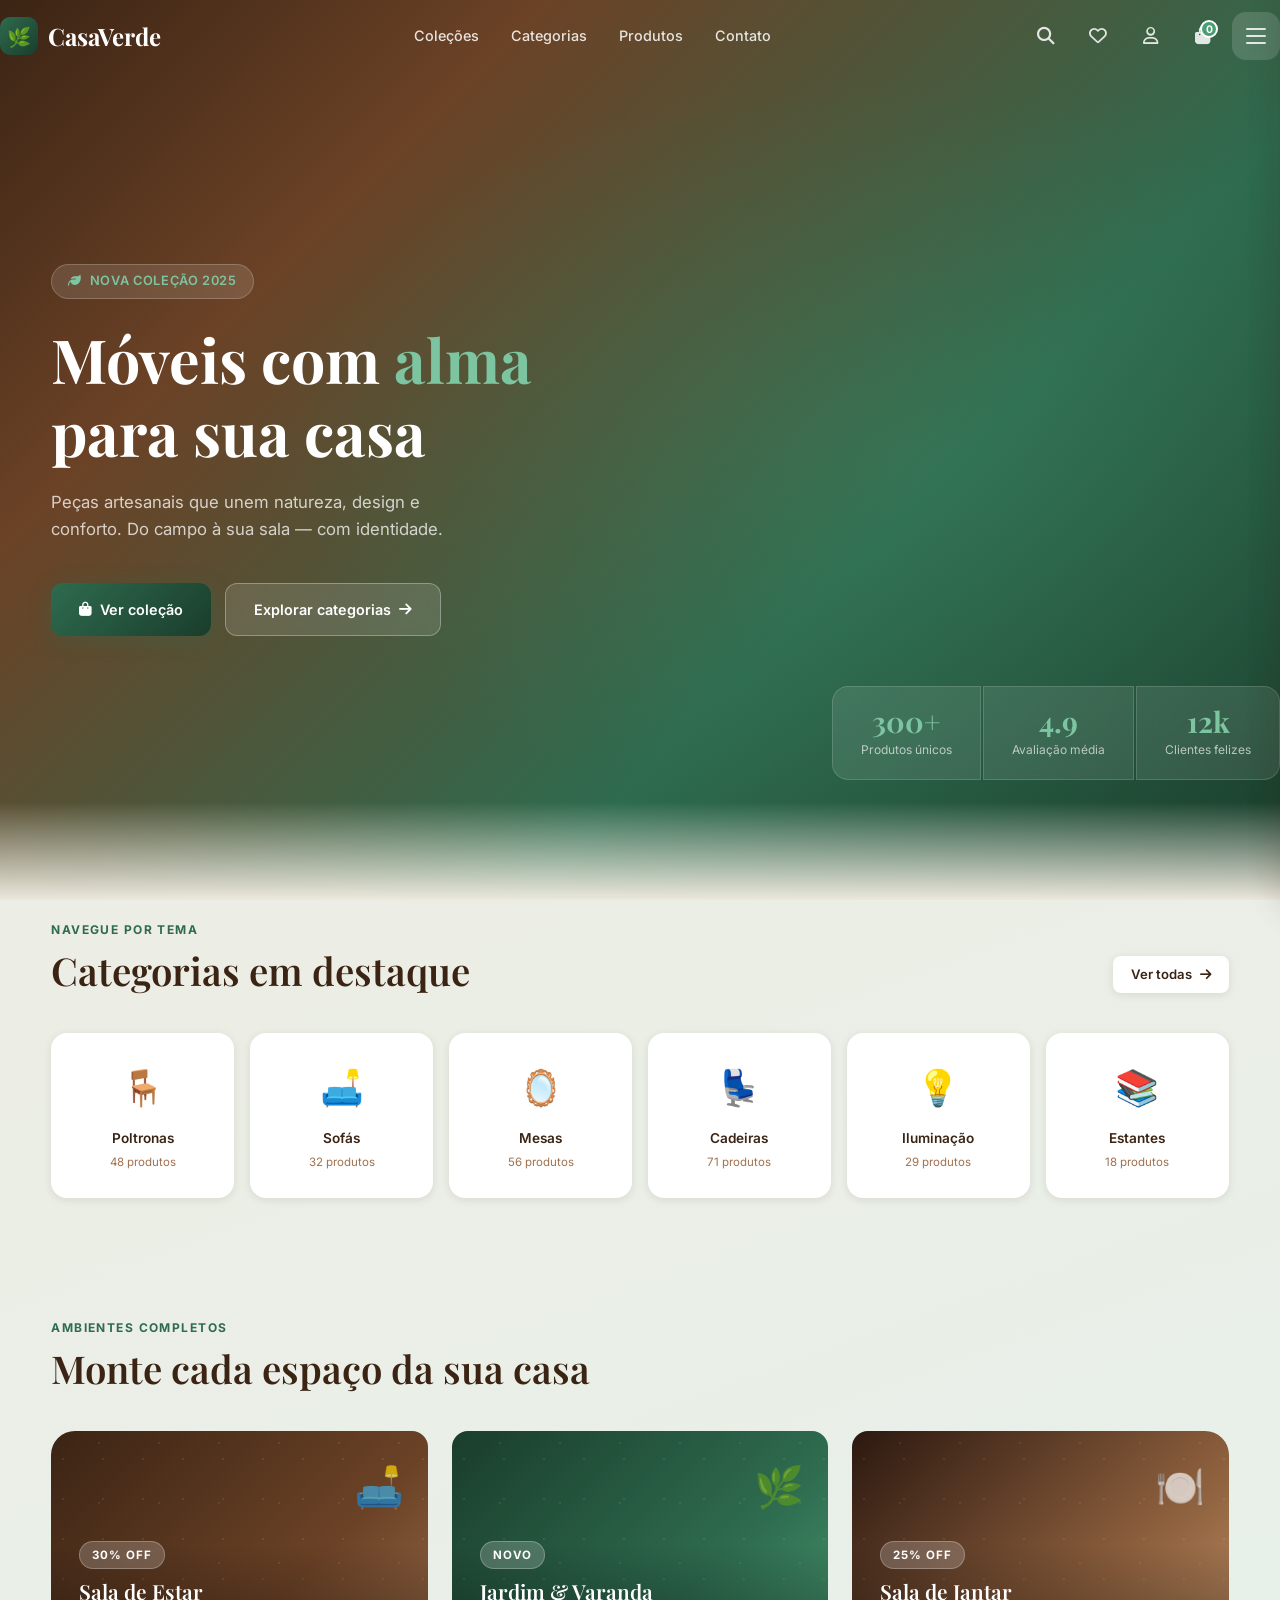
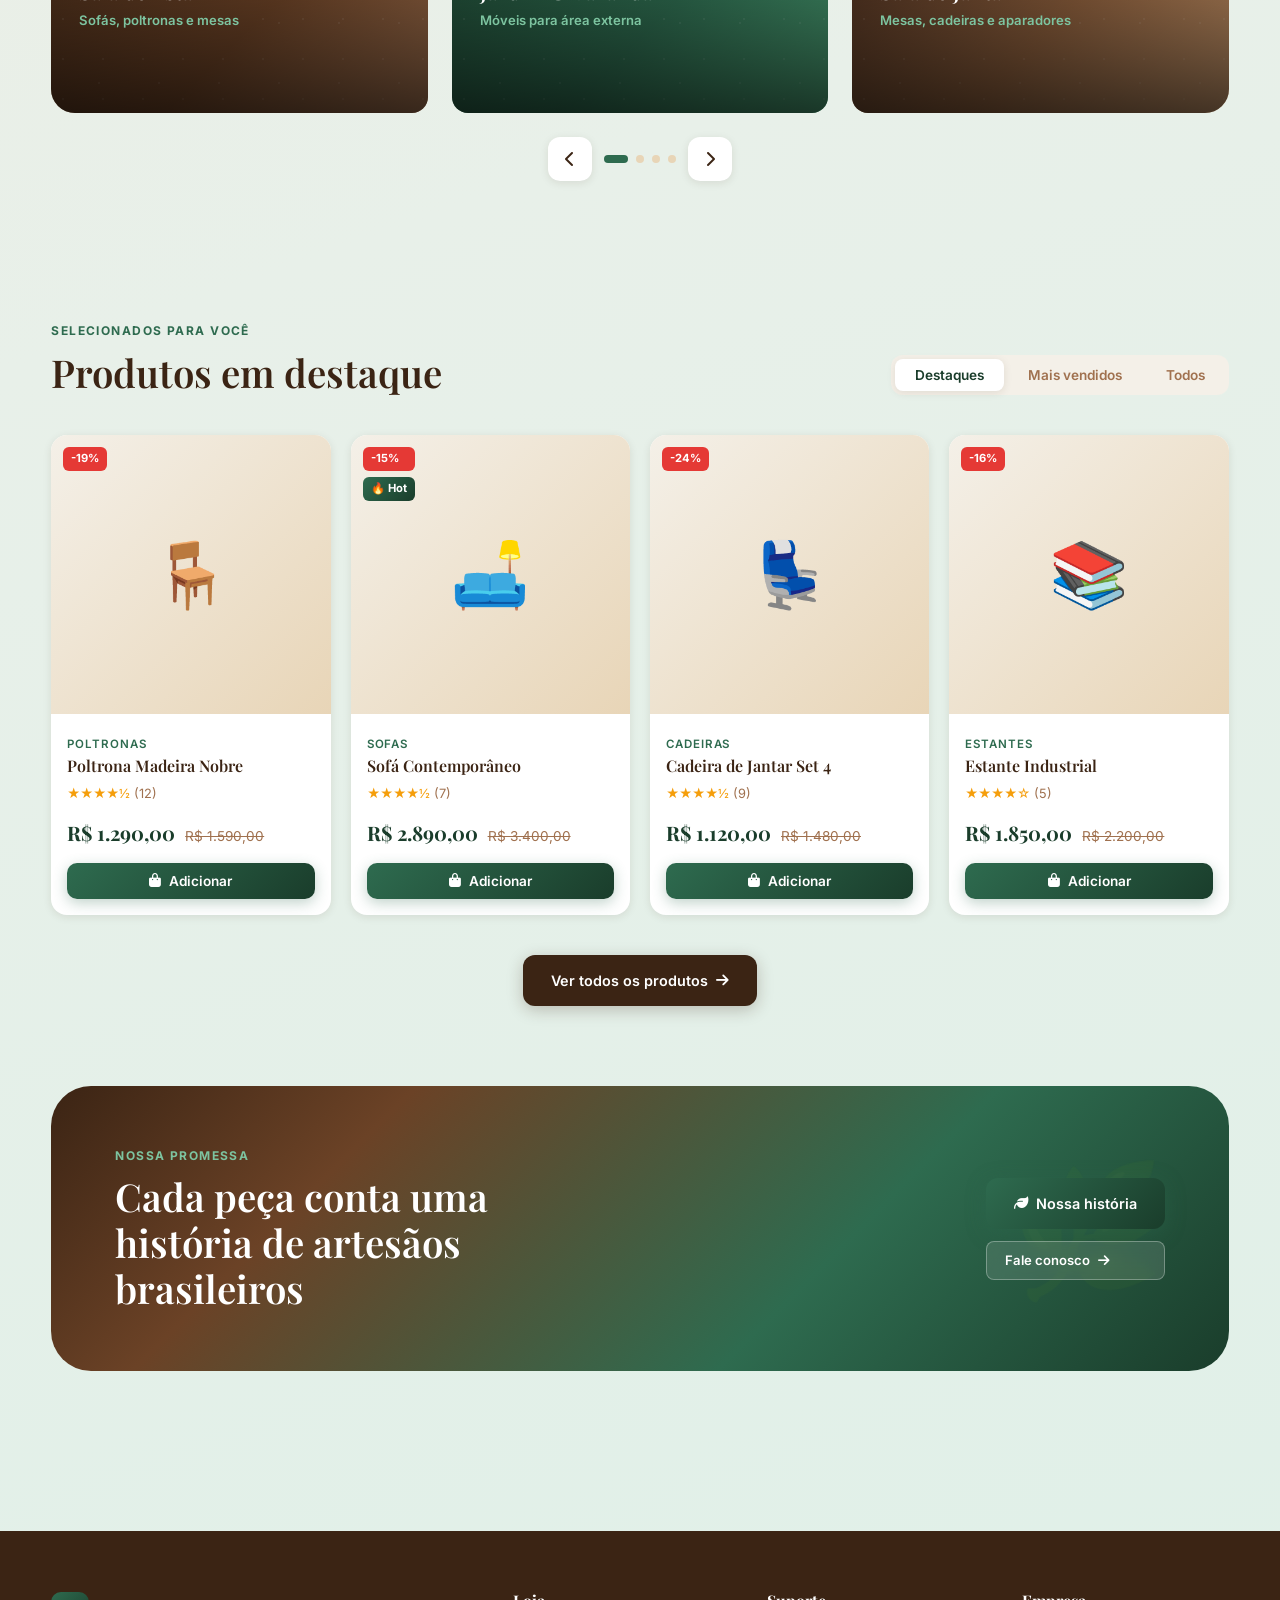
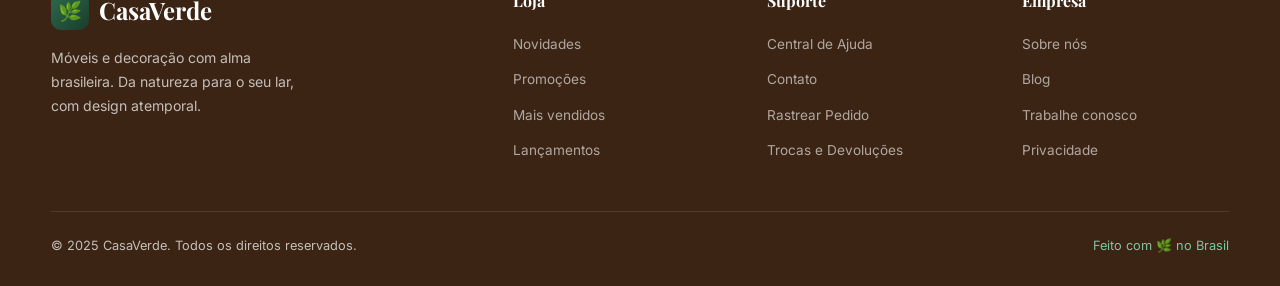
<file: index.html>
<!DOCTYPE html>
<html lang="pt-BR">
<head>
  <meta charset="UTF-8" />
  <meta name="viewport" content="width=device-width, initial-scale=1.0" />
  <title>CasaVerde — Móveis & Decoração</title>
  <meta name="description" content="Móveis artesanais com alma. Encontre peças únicas para transformar sua casa." />

  <!-- Google Fonts -->
  <link rel="preconnect" href="https://fonts.googleapis.com" />
  <link rel="preconnect" href="https://fonts.gstatic.com" crossorigin />
  <link href="https://fonts.googleapis.com/css2?family=Playfair+Display:wght@400;600;700&family=Inter:wght@400;500;600;700&display=swap" rel="stylesheet" />

  <!-- Font Awesome (ícones) -->
  <link rel="stylesheet" href="https://cdnjs.cloudflare.com/ajax/libs/font-awesome/6.5.0/css/all.min.css" />

  <!-- CSS -->
  <link rel="stylesheet" href="assets/css/style.css" />

  <!--logo cabeçalho-->
  
</head>
<body>

<!-- ═══════════════════════════════════════════════════════════════
     OVERLAY (fundo escuro ao abrir painéis)
════════════════════════════════════════════════════════════════ -->
<div class="overlay" id="overlay"></div>

<!-- ═══════════════════════════════════════════════════════════════
     NAVBAR
════════════════════════════════════════════════════════════════ -->
<nav class="navbar" id="navbar">
  <div class="container">

    <!-- Logo -->
    <a href="index.html" class="logo">
      <span class="logo-icon">🌿</span>
      CasaVerde
    </a>

    <!-- Links centrais -->
    <ul class="nav-links">
      <li><a href="#banners">Coleções</a></li>
      <li><a href="#categorias">Categorias</a></li>
      <li><a href="#produtos">Produtos</a></li>
      <li><a href="pages/contato.html">Contato</a></li>
    </ul>

    <!-- Ações da direita -->
    <div class="nav-actions">

      <!-- Busca -->
      <button class="nav-icon-btn" title="Buscar" id="btnBusca">
        <i class="fa-solid fa-magnifying-glass"></i>
      </button>

      <!-- Favoritos -->
      <button class="nav-icon-btn" title="Favoritos" id="btnFavoritos">
        <i class="fa-regular fa-heart"></i>
      </button>

      <!-- Login/Usuário -->
      <button class="nav-icon-btn" title="Minha conta" id="btnLogin">
        <i class="fa-regular fa-user"></i>
      </button>

      <!-- Carrinho -->
      <button class="nav-icon-btn" title="Carrinho" id="btnCarrinho">
        <i class="fa-solid fa-bag-shopping"></i>
        <span class="badge" id="badgeCarrinho">0</span>
      </button>

      <!-- Menu hambúrguer -->
      <button class="menu-toggle-btn" id="btnMenu" title="Menu">
        <span class="hamburger-line"></span>
        <span class="hamburger-line"></span>
        <span class="hamburger-line"></span>
      </button>

    </div>
  </div>
</nav>

<!-- ═══════════════════════════════════════════════════════════════
     PAINEL LATERAL — MENU EXPANDIDO
════════════════════════════════════════════════════════════════ -->
<aside class="side-panel" id="sidePanel">

  <div class="side-panel-header">
    <h3>Menu</h3>
    <button class="btn-fechar-painel" id="btnFecharPainel">
      <i class="fa-solid fa-xmark"></i>
    </button>
  </div>

  <!-- Info do usuário -->
  <div class="side-panel-user" id="panelUser">
    <div class="user-avatar" id="panelAvatar">?</div>
    <div class="user-info">
      <div class="name" id="panelNome">Visitante</div>
      <div class="email" id="panelEmail">Faça login para continuar</div>
    </div>
  </div>

  <nav class="side-panel-nav">

    <div class="side-panel-section-title">Minha Conta</div>

    <a class="side-panel-item" href="#" id="panelLoginBtn">
      <span class="icon"><i class="fa-regular fa-user"></i></span>
      <span>Entrar / Cadastrar</span>
    </a>

    <a class="side-panel-item" href="#" id="panelCarrinhoBtn">
      <span class="icon"><i class="fa-solid fa-bag-shopping"></i></span>
      <span>Meu Carrinho</span>
      <span class="item-count" id="panelBadgeCarrinho">0</span>
    </a>

    <a class="side-panel-item" href="#">
      <span class="icon"><i class="fa-regular fa-heart"></i></span>
      <span>Favoritos</span>
    </a>

    <a class="side-panel-item" href="#">
      <span class="icon"><i class="fa-solid fa-box-open"></i></span>
      <span>Meus Pedidos</span>
    </a>

    <div class="side-panel-divider"></div>
    <div class="side-panel-section-title">Navegação</div>

    <a class="side-panel-item" href="#categorias">
      <span class="icon"><i class="fa-solid fa-table-cells-large"></i></span>
      <span>Categorias</span>
    </a>

    <a class="side-panel-item" href="#produtos">
      <span class="icon"><i class="fa-solid fa-star"></i></span>
      <span>Destaques</span>
    </a>

    <a class="side-panel-item" href="#banners">
      <span class="icon"><i class="fa-solid fa-tag"></i></span>
      <span>Promoções</span>
    </a>

    <div class="side-panel-divider"></div>
    <div class="side-panel-section-title">Suporte</div>

    <a class="side-panel-item" href="pages/contato.html">
      <span class="icon"><i class="fa-solid fa-envelope"></i></span>
      <span>Contato</span>
    </a>

    <a class="side-panel-item" href="pages/ajuda.html">
      <span class="icon"><i class="fa-solid fa-circle-question"></i></span>
      <span>Central de Ajuda</span>
    </a>

    <a class="side-panel-item" href="#">
      <span class="icon"><i class="fa-solid fa-truck"></i></span>
      <span>Rastrear Pedido</span>
    </a>

  </nav>

  <div class="side-panel-footer">
    <button class="btn btn-primary btn-full btn-sm" id="panelBtnAcao">
      <i class="fa-solid fa-right-to-bracket"></i> Fazer Login
    </button>
    <button class="btn btn-dark btn-full btn-sm" id="panelBtnLogout" style="display:none">
      <i class="fa-solid fa-right-from-bracket"></i> Sair da conta
    </button>
  </div>

</aside>

<!-- ═══════════════════════════════════════════════════════════════
     PAINEL DO CARRINHO
════════════════════════════════════════════════════════════════ -->
<aside class="carrinho-panel" id="carrinhoPanel">

  <div class="carrinho-header">
    <h3><i class="fa-solid fa-bag-shopping"></i> Meu Carrinho</h3>
    <button class="btn-fechar-painel" id="btnFecharCarrinho">
      <i class="fa-solid fa-xmark"></i>
    </button>
  </div>

  <div class="carrinho-itens" id="carrinhoItens">
    <!-- preenchido via JS -->
  </div>

  <div class="carrinho-footer">
    <div class="carrinho-total">
      <span class="label">Total</span>
      <span class="valor" id="carrinhoTotal">R$ 0,00</span>
    </div>
    <button class="btn btn-primary btn-full">
      <i class="fa-solid fa-lock"></i> Finalizar Compra
    </button>
    <button class="btn btn-light btn-full btn-sm" style="margin-top:8px" id="btnLimparCarrinho">
      Limpar carrinho
    </button>
  </div>

</aside>

<!-- ═══════════════════════════════════════════════════════════════
     MODAL DE LOGIN / CADASTRO
════════════════════════════════════════════════════════════════ -->
<div class="modal-overlay" id="modalAuth">
  <div class="modal">

    <!-- TELA DE LOGIN -->
    <div id="telaLogin">
      <div class="modal-header">
        <button class="btn-fechar-painel" id="btnFecharModal" style="position:absolute;top:16px;right:16px">
          <i class="fa-solid fa-xmark"></i>
        </button>
        <h2>Bem-vindo de volta 🌿</h2>
        <p>Entre na sua conta CasaVerde</p>
      </div>
      <div class="modal-body">
        <div class="form-msg" id="loginMsg"></div>
        <div class="form-group">
          <label for="loginEmail">E-mail</label>
          <input class="form-input" type="email" id="loginEmail" placeholder="seu@email.com" />
        </div>
        <div class="form-group">
          <label for="loginSenha">Senha</label>
          <input class="form-input" type="password" id="loginSenha" placeholder="••••••••" />
        </div>
        <button class="btn btn-primary btn-full" id="btnFazerLogin">
          <i class="fa-solid fa-right-to-bracket"></i> Entrar
        </button>
        <div class="modal-switch">
          Não tem conta? <a id="irCadastro">Cadastre-se grátis</a>
        </div>
      </div>
    </div>

    <!-- TELA DE CADASTRO -->
    <div id="telaCadastro" style="display:none">
      <div class="modal-header">
        <button class="btn-fechar-painel" id="btnFecharModalCad" style="position:absolute;top:16px;right:16px">
          <i class="fa-solid fa-xmark"></i>
        </button>
        <h2>Criar conta 🌱</h2>
        <p>Junte-se à CasaVerde hoje</p>
      </div>
      <div class="modal-body">
        <div class="form-msg" id="cadastroMsg"></div>
        <div class="form-group">
          <label for="cadNome">Seu nome</label>
          <input class="form-input" type="text" id="cadNome" placeholder="Rafael Gustavo" />
        </div>
        <div class="form-group">
          <label for="cadEmail">E-mail</label>
          <input class="form-input" type="email" id="cadEmail" placeholder="seu@email.com" />
        </div>
        <div class="form-group">
          <label for="cadSenha">Senha</label>
          <input class="form-input" type="password" id="cadSenha" placeholder="Mínimo 6 caracteres" />
        </div>
        <button class="btn btn-primary btn-full" id="btnCadastrar">
          <i class="fa-solid fa-user-plus"></i> Criar conta
        </button>
        <div class="modal-switch">
          Já tem conta? <a id="irLogin">Fazer login</a>
        </div>
      </div>
    </div>

  </div>
</div>

<!-- ═══════════════════════════════════════════════════════════════
     HERO SECTION
════════════════════════════════════════════════════════════════ -->
<section class="hero" id="hero">
  <div class="container">
    <div class="hero-content" data-reveal>
      <span class="hero-eyebrow">
        <i class="fa-solid fa-leaf"></i> Nova Coleção 2025
      </span>
      <h1>
        Móveis com <span>alma</span><br/>para sua casa
      </h1>
      <p class="hero-desc">
        Peças artesanais que unem natureza, design e conforto.
        Do campo à sua sala — com identidade.
      </p>
      <div class="hero-ctas">
        <a href="#produtos" class="btn btn-primary">
          <i class="fa-solid fa-bag-shopping"></i> Ver coleção
        </a>
        <a href="#categorias" class="btn btn-outline">
          Explorar categorias <i class="fa-solid fa-arrow-right"></i>
        </a>
      </div>
    </div>
  </div>

  <!-- Stats flutuantes -->
  <div class="hero-stats">
    <div class="stat-card">
      <div class="num">300+</div>
      <div class="label">Produtos únicos</div>
    </div>
    <div class="stat-card">
      <div class="num">4.9</div>
      <div class="label">Avaliação média</div>
    </div>
    <div class="stat-card">
      <div class="num">12k</div>
      <div class="label">Clientes felizes</div>
    </div>
  </div>
</section>

<!-- ═══════════════════════════════════════════════════════════════
     CATEGORIAS
════════════════════════════════════════════════════════════════ -->
<section class="categorias-section section" id="categorias">
  <div class="container">
    <div class="section-header reveal">
      <div>
        <span class="section-eyebrow">Navegue por tema</span>
        <h2>Categorias em destaque</h2>
      </div>
      <a href="#" class="btn btn-light btn-sm">
        Ver todas <i class="fa-solid fa-arrow-right"></i>
      </a>
    </div>
    <!-- Preenchido via JS com dados de produtos.json -->
    <div class="categorias-grid" id="categoriasGrid"></div>
  </div>
</section>

<!-- ═══════════════════════════════════════════════════════════════
     BANNERS / SLIDER (6 janelas)
════════════════════════════════════════════════════════════════ -->
<section class="banners-section" id="banners">
  <div class="container">
    <div class="banners-header reveal">
      <div>
        <span class="section-eyebrow">Ambientes completos</span>
        <h2>Monte cada espaço da sua casa</h2>
      </div>
    </div>

    <div class="slider-wrapper">
      <div class="slider-track" id="sliderTrack">

        <div class="banner-slide" data-cat="sala">
          <div class="banner-bg"></div>
          <div class="banner-pattern"></div>
          <span class="banner-emoji">🛋️</span>
          <div class="banner-content">
            <span class="banner-tag">30% off</span>
            <h3>Sala de Estar</h3>
            <p class="banner-discount">Sofás, poltronas e mesas</p>
            <a href="#" class="banner-cta">Ver ambiente <i class="fa-solid fa-arrow-right"></i></a>
          </div>
        </div>

        <div class="banner-slide" data-cat="jardim">
          <div class="banner-bg"></div>
          <div class="banner-pattern"></div>
          <span class="banner-emoji">🌿</span>
          <div class="banner-content">
            <span class="banner-tag">Novo</span>
            <h3>Jardim & Varanda</h3>
            <p class="banner-discount">Móveis para área externa</p>
            <a href="#" class="banner-cta">Ver ambiente <i class="fa-solid fa-arrow-right"></i></a>
          </div>
        </div>

        <div class="banner-slide" data-cat="jantar">
          <div class="banner-bg"></div>
          <div class="banner-pattern"></div>
          <span class="banner-emoji">🍽️</span>
          <div class="banner-content">
            <span class="banner-tag">25% off</span>
            <h3>Sala de Jantar</h3>
            <p class="banner-discount">Mesas, cadeiras e aparadores</p>
            <a href="#" class="banner-cta">Ver ambiente <i class="fa-solid fa-arrow-right"></i></a>
          </div>
        </div>

        <div class="banner-slide" data-cat="quarto">
          <div class="banner-bg"></div>
          <div class="banner-pattern"></div>
          <span class="banner-emoji">🛏️</span>
          <div class="banner-content">
            <span class="banner-tag">Hot</span>
            <h3>Quarto</h3>
            <p class="banner-discount">Camas, cômodas e criados</p>
            <a href="#" class="banner-cta">Ver ambiente <i class="fa-solid fa-arrow-right"></i></a>
          </div>
        </div>

        <div class="banner-slide" data-cat="escritorio">
          <div class="banner-bg"></div>
          <div class="banner-pattern"></div>
          <span class="banner-emoji">💻</span>
          <div class="banner-content">
            <span class="banner-tag">20% off</span>
            <h3>Home Office</h3>
            <p class="banner-discount">Mesas, cadeiras e estantes</p>
            <a href="#" class="banner-cta">Ver ambiente <i class="fa-solid fa-arrow-right"></i></a>
          </div>
        </div>

        <div class="banner-slide" data-cat="banheiro">
          <div class="banner-bg"></div>
          <div class="banner-pattern"></div>
          <span class="banner-emoji">🪴</span>
          <div class="banner-content">
            <span class="banner-tag">Lançamento</span>
            <h3>Banheiro & Spa</h3>
            <p class="banner-discount">Acessórios e organização</p>
            <a href="#" class="banner-cta">Ver ambiente <i class="fa-solid fa-arrow-right"></i></a>
          </div>
        </div>

      </div>
    </div>

    <!-- Controles do slider -->
    <div class="slider-controls">
      <button class="slider-btn" id="sliderPrev" title="Anterior">
        <i class="fa-solid fa-chevron-left"></i>
      </button>
      <div class="slider-dots" id="sliderDots"></div>
      <button class="slider-btn" id="sliderNext" title="Próximo">
        <i class="fa-solid fa-chevron-right"></i>
      </button>
    </div>

  </div>
</section>

<!-- ═══════════════════════════════════════════════════════════════
     HOT PRODUCTS
════════════════════════════════════════════════════════════════ -->
<section class="section" id="produtos">
  <div class="container">

    <div class="section-header reveal">
      <div>
        <span class="section-eyebrow">Selecionados para você</span>
        <h2>Produtos em destaque</h2>
      </div>
      <div class="produto-tabs">
        <button class="tab-btn ativo" data-tab="destaque">Destaques</button>
        <button class="tab-btn" data-tab="hot">Mais vendidos</button>
        <button class="tab-btn" data-tab="todos">Todos</button>
      </div>
    </div>

    <div class="produto-grid" id="produtoGrid">
      <!-- Preenchido via JS -->
    </div>

    <div style="text-align:center; margin-top:40px">
      <a href="pages/loja.html" class="btn btn-dark">
        Ver todos os produtos <i class="fa-solid fa-arrow-right"></i>
      </a>
    </div>

  </div>
</section>

<!-- ═══════════════════════════════════════════════════════════════
     BANNER INSTITUCIONAL
════════════════════════════════════════════════════════════════ -->
<section style="padding: 0 0 80px">
  <div class="container">
    <div style="
      background: var(--grad-hero);
      border-radius: var(--radius-xl);
      padding: 60px 64px;
      display: flex;
      align-items: center;
      justify-content: space-between;
      gap: 32px;
      flex-wrap: wrap;
      position: relative;
      overflow: hidden;
    " class="reveal">
      <div style="position:absolute;right:64px;top:50%;transform:translateY(-50%);font-size:8rem;opacity:0.08">🌿</div>
      <div>
        <span class="section-eyebrow" style="color:var(--menta)">Nossa promessa</span>
        <h2 style="color:white;max-width:480px">
          Cada peça conta uma história de artesãos brasileiros
        </h2>
      </div>
      <div style="display:flex;flex-direction:column;gap:12px;z-index:1">
        <a href="#" class="btn btn-primary">
          <i class="fa-solid fa-leaf"></i> Nossa história
        </a>
        <a href="pages/contato.html" class="btn btn-outline btn-sm">
          Fale conosco <i class="fa-solid fa-arrow-right"></i>
        </a>
      </div>
    </div>
  </div>
</section>

<!-- ═══════════════════════════════════════════════════════════════
     FOOTER
════════════════════════════════════════════════════════════════ -->
<footer class="footer">
  <div class="container">
    <div class="footer-grid">

      <div class="footer-brand">
        <div class="logo" style="color:white;margin-bottom:16px">
          <span class="logo-icon">🌿</span> CasaVerde
        </div>
        <p>Móveis e decoração com alma brasileira. Da natureza para o seu lar, com design atemporal.</p>
      </div>

      <div class="footer-col">
        <h4>Loja</h4>
        <ul>
          <li><a href="#">Novidades</a></li>
          <li><a href="#">Promoções</a></li>
          <li><a href="#">Mais vendidos</a></li>
          <li><a href="#">Lançamentos</a></li>
        </ul>
      </div>

      <div class="footer-col">
        <h4>Suporte</h4>
        <ul>
          <li><a href="pages/ajuda.html">Central de Ajuda</a></li>
          <li><a href="pages/contato.html">Contato</a></li>
          <li><a href="#">Rastrear Pedido</a></li>
          <li><a href="#">Trocas e Devoluções</a></li>
        </ul>
      </div>

      <div class="footer-col">
        <h4>Empresa</h4>
        <ul>
          <li><a href="#">Sobre nós</a></li>
          <li><a href="#">Blog</a></li>
          <li><a href="#">Trabalhe conosco</a></li>
          <li><a href="#">Privacidade</a></li>
        </ul>
      </div>

    </div>

    <div class="footer-bottom">
      <span>© 2025 CasaVerde. Todos os direitos reservados.</span>
      <span style="color:var(--menta)">Feito com 🌿 no Brasil</span>
    </div>
  </div>
</footer>

<!-- ═══════════════════════════════════════════════════════════════
     TOAST CONTAINER
════════════════════════════════════════════════════════════════ -->
<div class="toast-wrap" id="toastWrap"></div>

<!-- ═══════════════════════════════════════════════════════════════
     SCRIPTS
════════════════════════════════════════════════════════════════ -->
<script src="assets/js/db.js"></script>
<script src="assets/js/app.js"></script>

</body>
</html>
</file>
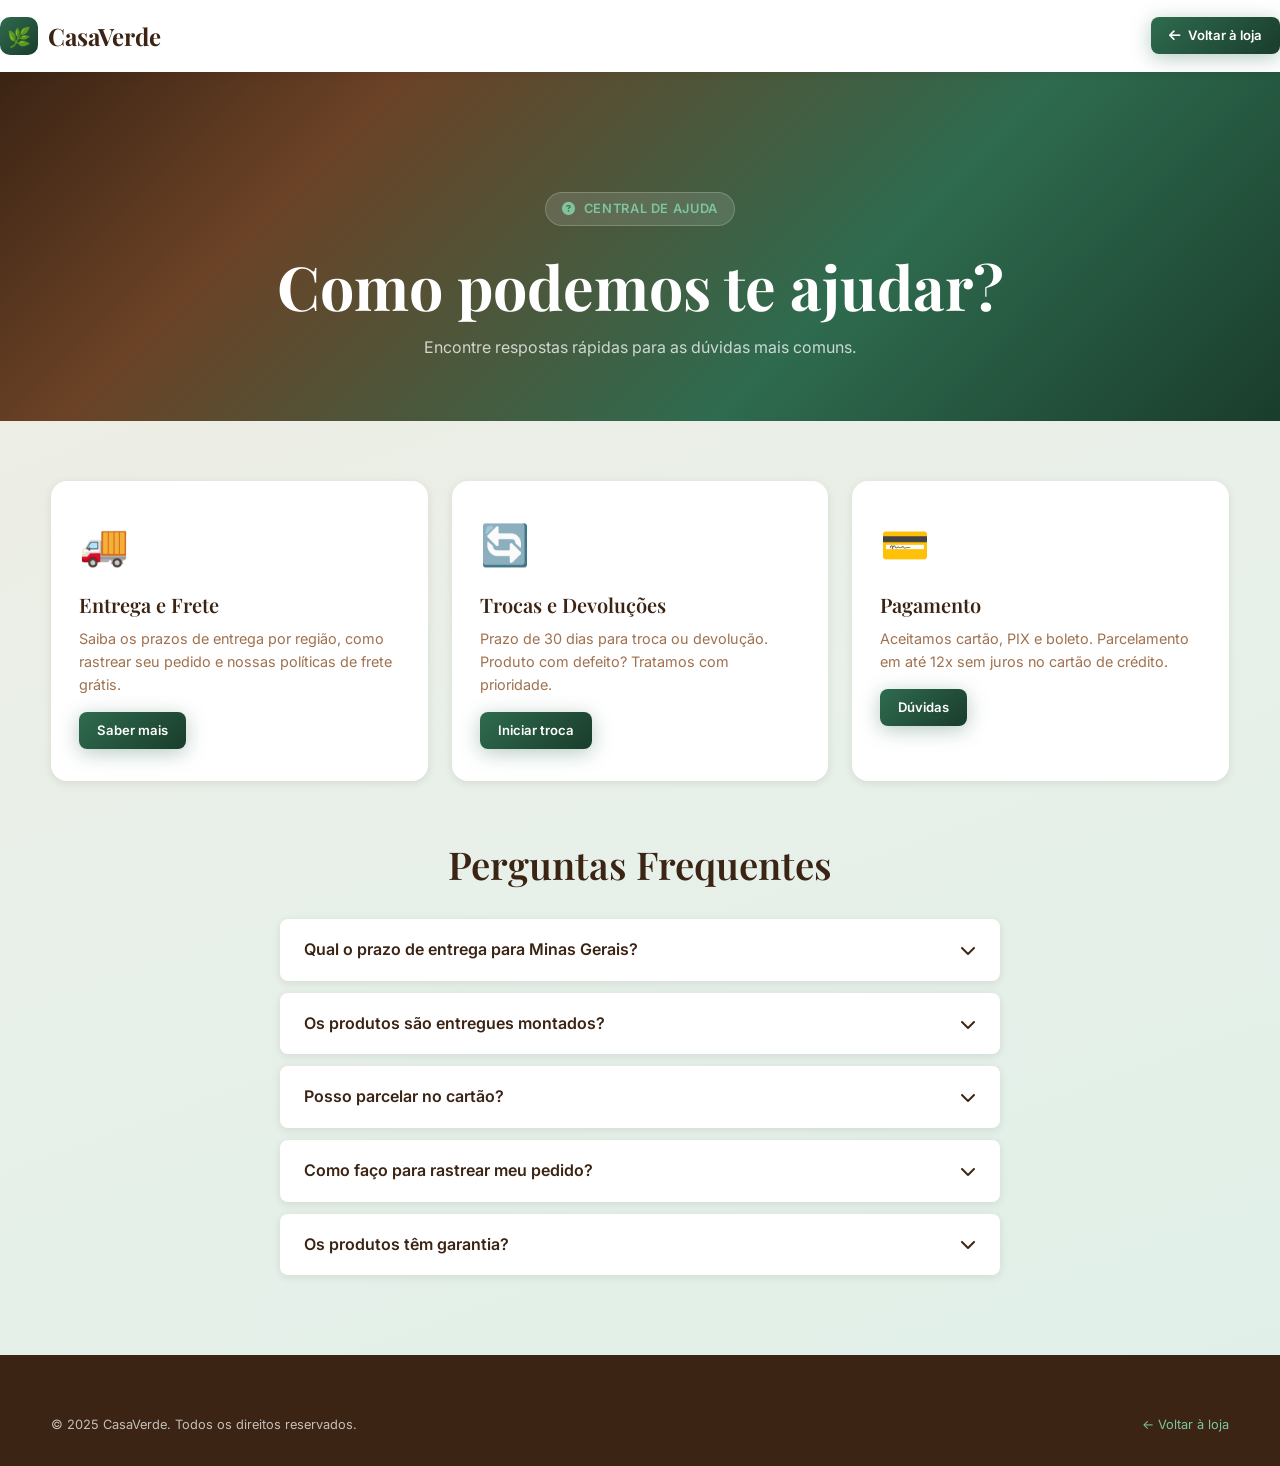
<file: pages/ajuda.html>
<!DOCTYPE html>
<html lang="pt-BR">
<head>
  <meta charset="UTF-8" />
  <meta name="viewport" content="width=device-width, initial-scale=1.0" />
  <title>Ajuda — CasaVerde</title>
  <link rel="preconnect" href="https://fonts.googleapis.com" />
  <link href="https://fonts.googleapis.com/css2?family=Playfair+Display:wght@400;600;700&family=Inter:wght@400;500;600;700&display=swap" rel="stylesheet" />
  <link rel="stylesheet" href="https://cdnjs.cloudflare.com/ajax/libs/font-awesome/6.5.0/css/all.min.css" />
  <link rel="stylesheet" href="../assets/css/style.css" />
  <style>
    .ajuda-hero {
      background: var(--grad-hero);
      padding: 120px 0 60px;
      text-align: center;
      color: white;
    }
    .ajuda-hero h1 { color: white; margin-bottom: 12px; }
    .ajuda-grid {
      display: grid;
      grid-template-columns: repeat(3, 1fr);
      gap: 24px;
      margin: 60px 0;
    }
    .ajuda-card {
      background: white;
      border-radius: var(--radius-md);
      padding: 32px 28px;
      box-shadow: var(--shadow-sm);
      transition: transform 0.3s var(--ease), box-shadow 0.3s;
    }
    .ajuda-card:hover { transform: translateY(-6px); box-shadow: var(--shadow-md); }
    .ajuda-card .icon { font-size: 2.5rem; margin-bottom: 16px; }
    .ajuda-card h3 { margin-bottom: 10px; }
    .ajuda-card p { color: var(--marrom-claro); font-size: 0.9rem; line-height: 1.6; }
    .faq-item {
      background: white;
      border-radius: var(--radius-sm);
      margin-bottom: 12px;
      overflow: hidden;
      box-shadow: var(--shadow-sm);
    }
    .faq-pergunta {
      padding: 18px 24px;
      display: flex;
      justify-content: space-between;
      align-items: center;
      cursor: pointer;
      font-weight: 600;
      transition: background 0.2s;
    }
    .faq-pergunta:hover { background: var(--off-white); }
    .faq-pergunta .arrow { transition: transform 0.3s; }
    .faq-item.aberto .faq-pergunta .arrow { transform: rotate(180deg); }
    .faq-resposta {
      max-height: 0;
      overflow: hidden;
      transition: max-height 0.4s var(--ease-out), padding 0.3s;
      padding: 0 24px;
      color: var(--marrom-claro);
      font-size: 0.9rem;
      line-height: 1.7;
    }
    .faq-item.aberto .faq-resposta { max-height: 200px; padding: 0 24px 18px; }

    @media (max-width: 768px) {
      .ajuda-grid { grid-template-columns: 1fr; }
    }
  </style>
</head>
<body>

<nav class="navbar scrolled" style="position:relative;background:white;box-shadow:var(--shadow-sm)">
  <div class="container">
    <a href="../index.html" class="logo" style="color:var(--marrom-escuro)">
      <span class="logo-icon">🌿</span> CasaVerde
    </a>
    <div class="nav-actions">
      <a href="../index.html" class="btn btn-primary btn-sm">
        <i class="fa-solid fa-arrow-left"></i> Voltar à loja
      </a>
    </div>
  </div>
</nav>

<div class="ajuda-hero">
  <div class="container">
    <span class="hero-eyebrow"><i class="fa-solid fa-circle-question"></i> Central de Ajuda</span>
    <h1>Como podemos te ajudar?</h1>
    <p style="color:rgba(255,255,255,0.75)">Encontre respostas rápidas para as dúvidas mais comuns.</p>
  </div>
</div>

<div class="container">
  <div class="ajuda-grid">
    <div class="ajuda-card">
      <div class="icon">🚚</div>
      <h3>Entrega e Frete</h3>
      <p>Saiba os prazos de entrega por região, como rastrear seu pedido e nossas políticas de frete grátis.</p>
      <a href="contato.html" class="btn btn-primary btn-sm" style="margin-top:16px">Saber mais</a>
    </div>
    <div class="ajuda-card">
      <div class="icon">🔄</div>
      <h3>Trocas e Devoluções</h3>
      <p>Prazo de 30 dias para troca ou devolução. Produto com defeito? Tratamos com prioridade.</p>
      <a href="contato.html" class="btn btn-primary btn-sm" style="margin-top:16px">Iniciar troca</a>
    </div>
    <div class="ajuda-card">
      <div class="icon">💳</div>
      <h3>Pagamento</h3>
      <p>Aceitamos cartão, PIX e boleto. Parcelamento em até 12x sem juros no cartão de crédito.</p>
      <a href="contato.html" class="btn btn-primary btn-sm" style="margin-top:16px">Dúvidas</a>
    </div>
  </div>

  <div style="max-width:720px;margin:0 auto 80px">
    <h2 style="margin-bottom:32px;text-align:center">Perguntas Frequentes</h2>

    <div class="faq-item">
      <div class="faq-pergunta">
        Qual o prazo de entrega para Minas Gerais?
        <i class="fa-solid fa-chevron-down arrow"></i>
      </div>
      <div class="faq-resposta">
        Para Santa Rita do Sapucaí e cidades vizinhas, o prazo é de 3 a 5 dias úteis após confirmação do pagamento. Para outras regiões de MG, pode variar entre 5 e 10 dias úteis.
      </div>
    </div>

    <div class="faq-item">
      <div class="faq-pergunta">
        Os produtos são entregues montados?
        <i class="fa-solid fa-chevron-down arrow"></i>
      </div>
      <div class="faq-resposta">
        A maioria dos móveis é entregue desmontada com instruções detalhadas. Para regiões próximas, oferecemos o serviço de montagem profissional por um valor adicional — consulte nossa equipe.
      </div>
    </div>

    <div class="faq-item">
      <div class="faq-pergunta">
        Posso parcelar no cartão?
        <i class="fa-solid fa-chevron-down arrow"></i>
      </div>
      <div class="faq-resposta">
        Sim! Parcelamos em até 12x sem juros no cartão de crédito para compras acima de R$ 500. Também aceitamos PIX com 5% de desconto e boleto bancário.
      </div>
    </div>

    <div class="faq-item">
      <div class="faq-pergunta">
        Como faço para rastrear meu pedido?
        <i class="fa-solid fa-chevron-down arrow"></i>
      </div>
      <div class="faq-resposta">
        Após o envio, você receberá um e-mail com o código de rastreamento. Acesse "Meus Pedidos" na sua conta ou entre em contato pelo WhatsApp.
      </div>
    </div>

    <div class="faq-item">
      <div class="faq-pergunta">
        Os produtos têm garantia?
        <i class="fa-solid fa-chevron-down arrow"></i>
      </div>
      <div class="faq-resposta">
        Todos os produtos CasaVerde têm garantia mínima de 12 meses contra defeitos de fabricação. Peças artesanais em madeira maciça têm garantia estendida de 24 meses.
      </div>
    </div>
  </div>
</div>

<footer class="footer">
  <div class="container">
    <div class="footer-bottom" style="border:none;padding:0">
      <span>© 2025 CasaVerde. Todos os direitos reservados.</span>
      <a href="../index.html" style="color:var(--menta)">← Voltar à loja</a>
    </div>
  </div>
</footer>

<script>
  document.querySelectorAll('.faq-pergunta').forEach(btn => {
    btn.addEventListener('click', () => {
      const item = btn.closest('.faq-item');
      const aberto = item.classList.contains('aberto');
      document.querySelectorAll('.faq-item').forEach(i => i.classList.remove('aberto'));
      if (!aberto) item.classList.add('aberto');
    });
  });
</script>
</body>
</html>
</file>
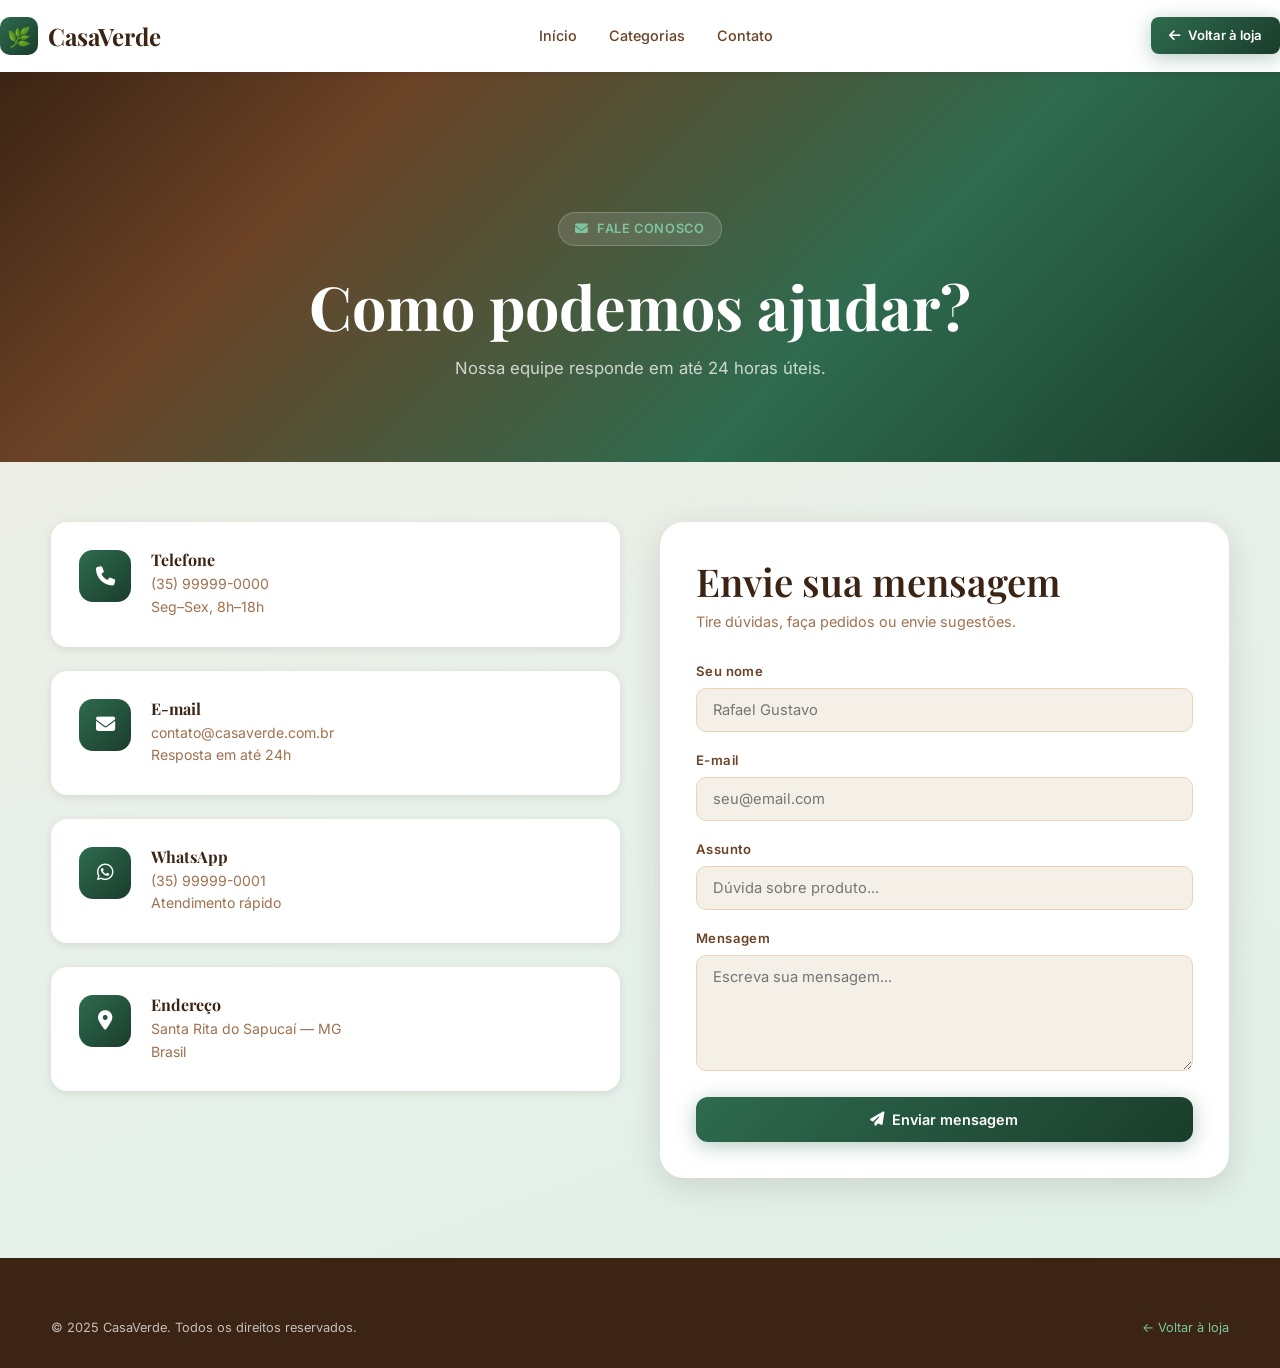
<file: pages/contato.html>
<!DOCTYPE html>
<html lang="pt-BR">
<head>
  <meta charset="UTF-8" />
  <meta name="viewport" content="width=device-width, initial-scale=1.0" />
  <title>Contato — CasaVerde</title>
  <link rel="preconnect" href="https://fonts.googleapis.com" />
  <link href="https://fonts.googleapis.com/css2?family=Playfair+Display:wght@400;600;700&family=Inter:wght@400;500;600;700&display=swap" rel="stylesheet" />
  <link rel="stylesheet" href="https://cdnjs.cloudflare.com/ajax/libs/font-awesome/6.5.0/css/all.min.css" />
  <link rel="stylesheet" href="../assets/css/style.css" />
  <style>
    .contato-hero {
      background: var(--grad-hero);
      padding: 140px 0 80px;
      text-align: center;
      color: white;
    }
    .contato-hero h1 { color: white; margin-bottom: 12px; }
    .contato-hero p { color: rgba(255,255,255,0.75); font-size: 1.05rem; }

    .contato-grid {
      display: grid;
      grid-template-columns: 1fr 1fr;
      gap: 40px;
      margin: 60px 0;
    }

    .contato-info { display: flex; flex-direction: column; gap: 24px; }

    .info-card {
      background: white;
      border-radius: var(--radius-md);
      padding: 28px;
      box-shadow: var(--shadow-sm);
      display: flex;
      gap: 20px;
      align-items: flex-start;
      transition: transform 0.3s var(--ease), box-shadow 0.3s;
    }

    .info-card:hover { transform: translateY(-4px); box-shadow: var(--shadow-md); }

    .info-card .icon {
      width: 52px; height: 52px;
      border-radius: 14px;
      background: var(--grad-btn);
      display: flex;
      align-items: center;
      justify-content: center;
      color: white;
      font-size: 1.2rem;
      flex-shrink: 0;
    }

    .info-card h4 { font-size: 1rem; margin-bottom: 4px; }
    .info-card p  { font-size: 0.88rem; color: var(--marrom-claro); }

    .contato-form-card {
      background: white;
      border-radius: var(--radius-lg);
      padding: 36px;
      box-shadow: var(--shadow-md);
    }

    .contato-form-card h2 { margin-bottom: 6px; }
    .contato-form-card .sub { color: var(--marrom-claro); margin-bottom: 28px; font-size: 0.9rem; }

    @media (max-width: 768px) {
      .contato-grid { grid-template-columns: 1fr; }
    }
  </style>
</head>
<body>

<nav class="navbar scrolled" style="position:relative;background:white;box-shadow:var(--shadow-sm)">
  <div class="container">
    <a href="../index.html" class="logo" style="color:var(--marrom-escuro)">
      <span class="logo-icon">🌿</span> CasaVerde
    </a>
    <ul class="nav-links">
      <li><a href="../index.html">Início</a></li>
      <li><a href="../index.html#categorias">Categorias</a></li>
      <li><a href="#">Contato</a></li>
    </ul>
    <div class="nav-actions">
      <a href="../index.html" class="btn btn-primary btn-sm">
        <i class="fa-solid fa-arrow-left"></i> Voltar à loja
      </a>
    </div>
  </div>
</nav>

<div class="contato-hero">
  <div class="container">
    <span class="hero-eyebrow"><i class="fa-solid fa-envelope"></i> Fale conosco</span>
    <h1>Como podemos ajudar?</h1>
    <p>Nossa equipe responde em até 24 horas úteis.</p>
  </div>
</div>

<div class="container">
  <div class="contato-grid">

    <div class="contato-info">
      <div class="info-card">
        <div class="icon"><i class="fa-solid fa-phone"></i></div>
        <div>
          <h4>Telefone</h4>
          <p>(35) 99999-0000<br/>Seg–Sex, 8h–18h</p>
        </div>
      </div>
      <div class="info-card">
        <div class="icon"><i class="fa-solid fa-envelope"></i></div>
        <div>
          <h4>E-mail</h4>
          <p>contato@casaverde.com.br<br/>Resposta em até 24h</p>
        </div>
      </div>
      <div class="info-card">
        <div class="icon"><i class="fa-brands fa-whatsapp"></i></div>
        <div>
          <h4>WhatsApp</h4>
          <p>(35) 99999-0001<br/>Atendimento rápido</p>
        </div>
      </div>
      <div class="info-card">
        <div class="icon"><i class="fa-solid fa-location-dot"></i></div>
        <div>
          <h4>Endereço</h4>
          <p>Santa Rita do Sapucaí — MG<br/>Brasil</p>
        </div>
      </div>
    </div>

    <div class="contato-form-card">
      <h2>Envie sua mensagem</h2>
      <p class="sub">Tire dúvidas, faça pedidos ou envie sugestões.</p>

      <div class="form-msg" id="contatoMsg"></div>

      <div class="form-group">
        <label>Seu nome</label>
        <input class="form-input" type="text" id="cNome" placeholder="Rafael Gustavo" />
      </div>
      <div class="form-group">
        <label>E-mail</label>
        <input class="form-input" type="email" id="cEmail" placeholder="seu@email.com" />
      </div>
      <div class="form-group">
        <label>Assunto</label>
        <input class="form-input" type="text" id="cAssunto" placeholder="Dúvida sobre produto..." />
      </div>
      <div class="form-group">
        <label>Mensagem</label>
        <textarea class="form-input" id="cMsg" rows="5" placeholder="Escreva sua mensagem..." style="resize:vertical"></textarea>
      </div>
      <button class="btn btn-primary btn-full" id="btnEnviarContato">
        <i class="fa-solid fa-paper-plane"></i> Enviar mensagem
      </button>
    </div>

  </div>
</div>

<footer class="footer">
  <div class="container">
    <div class="footer-bottom" style="border:none;padding:0">
      <span>© 2025 CasaVerde. Todos os direitos reservados.</span>
      <a href="../index.html" style="color:var(--menta)">← Voltar à loja</a>
    </div>
  </div>
</footer>

<div class="toast-wrap" id="toastWrap"></div>

<script>
  function toast(msg, tipo = 'ok', icone = null) {
    const wrap = document.getElementById('toastWrap');
    const icons = { ok: '✅', erro: '❌', info: 'ℹ️' };
    const el = document.createElement('div');
    el.className = `toast${tipo === 'erro' ? ' erro' : ''}`;
    el.innerHTML = `<span class="icon">${icone || icons[tipo]}</span><span class="msg">${msg}</span>`;
    wrap.appendChild(el);
    setTimeout(() => { el.classList.add('saindo'); el.addEventListener('animationend', () => el.remove()); }, 3200);
  }

  document.getElementById('btnEnviarContato').addEventListener('click', () => {
    const nome    = document.getElementById('cNome').value.trim();
    const email   = document.getElementById('cEmail').value.trim();
    const assunto = document.getElementById('cAssunto').value.trim();
    const msg     = document.getElementById('cMsg').value.trim();
    const msgEl   = document.getElementById('contatoMsg');

    if (!nome || !email || !assunto || !msg) {
      msgEl.textContent = 'Por favor, preencha todos os campos.';
      msgEl.className = 'form-msg erro';
      return;
    }

    msgEl.className = 'form-msg';
    setTimeout(() => {
      msgEl.textContent = '✅ Mensagem enviada com sucesso! Retornaremos em breve.';
      msgEl.className = 'form-msg sucesso';
      document.getElementById('cNome').value = '';
      document.getElementById('cEmail').value = '';
      document.getElementById('cAssunto').value = '';
      document.getElementById('cMsg').value = '';
      toast('Mensagem enviada! 💚', 'ok');
    }, 600);
  });
</script>
</body>
</html>
</file>
<file: assets/css/style.css>
/* ═══════════════════════════════════════════════════════════════════
   CasaVerde — Loja de Móveis e Decoração
   style.css — Sistema de design completo
   Gradiente: Marrom Terra → Verde Floresta
   ═══════════════════════════════════════════════════════════════════ */

/* ─── TOKENS DE DESIGN ─────────────────────────────────────────── */
:root {
  /* Paleta principal */
  --marrom-escuro:  #3B2414;
  --marrom-medio:   #6B4226;
  --marrom-claro:   #A0714F;
  --terra:          #C4956A;
  --areia:          #E8D5B7;

  --verde-escuro:   #1A3D2B;
  --verde-medio:    #2E6B4F;
  --verde-claro:    #4A9E73;
  --menta:          #7DC4A0;
  --off-white:      #F4F0E8;

  /* Gradiente assinatura */
  --grad-hero: linear-gradient(135deg, #3B2414 0%, #6B4226 25%, #2E6B4F 65%, #1A3D2B 100%);
  --grad-body: linear-gradient(160deg, #f0ebe0 0%, #e8f0e9 50%, #dff0e8 100%);
  --grad-card: linear-gradient(145deg, rgba(255,255,255,0.92), rgba(244,240,232,0.85));
  --grad-btn:  linear-gradient(135deg, var(--verde-medio), var(--verde-escuro));

  /* Tipografia */
  --font-display: 'Playfair Display', Georgia, serif;
  --font-body:    'Inter', system-ui, sans-serif;

  /* Espaçamento */
  --radius-sm: 8px;
  --radius-md: 16px;
  --radius-lg: 24px;
  --radius-xl: 40px;

  /* Sombras */
  --shadow-sm:  0 2px 8px rgba(59,36,20,0.10);
  --shadow-md:  0 8px 32px rgba(59,36,20,0.14);
  --shadow-lg:  0 20px 60px rgba(59,36,20,0.20);
  --shadow-up:  0 -4px 20px rgba(46,107,79,0.12);

  /* Transições */
  --ease: cubic-bezier(0.34, 1.56, 0.64, 1);
  --ease-out: cubic-bezier(0.16, 1, 0.3, 1);
}

/* ─── RESET & BASE ───────────────────────────────────────────────── */
*, *::before, *::after { box-sizing: border-box; margin: 0; padding: 0; }

html {
  scroll-behavior: smooth;
  font-size: 16px;
}

body {
  font-family: var(--font-body);
  background: var(--grad-body);
  color: var(--marrom-escuro);
  min-height: 100vh;
  overflow-x: hidden;
  line-height: 1.6;
}

img { display: block; max-width: 100%; }
a  { text-decoration: none; color: inherit; }
ul { list-style: none; }
button { cursor: pointer; border: none; background: none; font-family: inherit; }

/* ─── TIPOGRAFIA ────────────────────────────────────────────────── */
h1, h2, h3, h4 { font-family: var(--font-display); line-height: 1.2; }
h1 { font-size: clamp(2.2rem, 5vw, 3.8rem); font-weight: 700; }
h2 { font-size: clamp(1.6rem, 3vw, 2.4rem); font-weight: 600; }
h3 { font-size: 1.25rem; font-weight: 600; }

.text-gradient {
  background: linear-gradient(135deg, var(--marrom-medio), var(--verde-medio));
  -webkit-background-clip: text;
  -webkit-text-fill-color: transparent;
  background-clip: text;
}

/* ─── LAYOUT ────────────────────────────────────────────────────── */
.container {
  width: min(1280px, 92vw);
  margin: 0 auto;
}

.section {
  padding: 80px 0;
}

/* ─── NAVBAR ────────────────────────────────────────────────────── */
.navbar {
  position: fixed;
  top: 0; left: 0; right: 0;
  z-index: 1000;
  height: 72px;
  display: flex;
  align-items: center;
  transition: background 0.4s var(--ease-out), box-shadow 0.4s;
}

.navbar.scrolled {
  background: rgba(244, 240, 232, 0.96);
  backdrop-filter: blur(16px);
  box-shadow: var(--shadow-sm);
}

.navbar .container {
  display: flex;
  align-items: center;
  justify-content: space-between;
  width: 100%;
}

.logo {
  display: flex;
  align-items: center;
  gap: 10px;
  font-family: var(--font-display);
  font-size: 1.5rem;
  font-weight: 700;
  color: white;
  transition: color 0.4s;
}

.navbar.scrolled .logo { color: var(--marrom-escuro); }

.logo-icon {
  width: 38px; height: 38px;
  background: var(--grad-btn);
  border-radius: 10px;
  display: flex;
  align-items: center;
  justify-content: center;
  font-size: 1.2rem;
}

.nav-links {
  display: flex;
  gap: 32px;
  align-items: center;
}

.nav-links a {
  font-size: 0.9rem;
  font-weight: 500;
  color: rgba(255,255,255,0.85);
  transition: color 0.3s;
  position: relative;
}

.navbar.scrolled .nav-links a { color: var(--marrom-medio); }

.nav-links a::after {
  content: '';
  position: absolute;
  bottom: -4px; left: 0;
  width: 0; height: 2px;
  background: var(--verde-claro);
  transition: width 0.3s var(--ease);
}

.nav-links a:hover::after { width: 100%; }

/* ─── BOTÃO DE MENU SUPERIOR DIREITO ────────────────────────────── */
.nav-actions {
  display: flex;
  align-items: center;
  gap: 8px;
}

.nav-icon-btn {
  position: relative;
  width: 44px; height: 44px;
  border-radius: 12px;
  display: flex;
  align-items: center;
  justify-content: center;
  color: rgba(255,255,255,0.85);
  font-size: 1.1rem;
  transition: background 0.3s, color 0.3s, transform 0.3s var(--ease);
}

.navbar.scrolled .nav-icon-btn { color: var(--marrom-medio); }

.nav-icon-btn:hover {
  background: rgba(255,255,255,0.15);
  transform: scale(1.1);
}

.navbar.scrolled .nav-icon-btn:hover { background: rgba(59,36,20,0.08); }

.badge {
  position: absolute;
  top: 6px; right: 6px;
  width: 18px; height: 18px;
  background: var(--verde-claro);
  color: white;
  font-size: 0.65rem;
  font-weight: 700;
  border-radius: 50%;
  display: flex;
  align-items: center;
  justify-content: center;
  border: 2px solid white;
  transition: transform 0.3s var(--ease);
}

.badge.bump { animation: badgeBump 0.4s var(--ease); }

@keyframes badgeBump {
  0%   { transform: scale(1); }
  50%  { transform: scale(1.6); }
  100% { transform: scale(1); }
}

/* ─── MENU EXPANDIDO (PAINEL DIREITO) ───────────────────────────── */
.menu-toggle-btn {
  width: 48px; height: 48px;
  border-radius: 14px;
  display: flex;
  flex-direction: column;
  align-items: center;
  justify-content: center;
  gap: 5px;
  background: rgba(255,255,255,0.15);
  transition: background 0.3s, transform 0.3s var(--ease);
}

.navbar.scrolled .menu-toggle-btn { background: rgba(59,36,20,0.08); }
.menu-toggle-btn:hover { background: rgba(255,255,255,0.25); transform: scale(1.05); }
.navbar.scrolled .menu-toggle-btn:hover { background: rgba(59,36,20,0.15); }

.hamburger-line {
  display: block;
  width: 20px; height: 2px;
  background: rgba(255,255,255,0.85);
  border-radius: 2px;
  transition: transform 0.35s var(--ease), opacity 0.35s, background 0.4s;
}

.navbar.scrolled .hamburger-line { background: var(--marrom-medio); }

.menu-toggle-btn.ativo .hamburger-line:nth-child(1) { transform: translateY(7px) rotate(45deg); }
.menu-toggle-btn.ativo .hamburger-line:nth-child(2) { opacity: 0; transform: scaleX(0); }
.menu-toggle-btn.ativo .hamburger-line:nth-child(3) { transform: translateY(-7px) rotate(-45deg); }

/* Painel lateral */
.side-panel {
  position: fixed;
  top: 0; right: 0;
  width: 340px; height: 100vh;
  background: white;
  box-shadow: -8px 0 40px rgba(59,36,20,0.18);
  z-index: 1100;
  display: flex;
  flex-direction: column;
  transform: translateX(105%);
  transition: transform 0.45s var(--ease-out);
  overflow: hidden;
}

.side-panel.aberto { transform: translateX(0); }

.side-panel-header {
  padding: 24px;
  background: var(--grad-hero);
  color: white;
  display: flex;
  align-items: center;
  justify-content: space-between;
  flex-shrink: 0;
}

.side-panel-header h3 {
  font-size: 1.1rem;
  color: white;
  font-family: var(--font-display);
}

.btn-fechar-painel {
  width: 36px; height: 36px;
  border-radius: 10px;
  background: rgba(255,255,255,0.15);
  color: white;
  font-size: 1.1rem;
  display: flex;
  align-items: center;
  justify-content: center;
  transition: background 0.3s, transform 0.3s var(--ease);
}

.btn-fechar-painel:hover { background: rgba(255,255,255,0.25); transform: rotate(90deg) scale(1.1); }

.side-panel-user {
  padding: 20px 24px;
  display: flex;
  align-items: center;
  gap: 14px;
  background: var(--off-white);
  border-bottom: 1px solid var(--areia);
}

.user-avatar {
  width: 48px; height: 48px;
  border-radius: 50%;
  background: var(--grad-btn);
  display: flex;
  align-items: center;
  justify-content: center;
  color: white;
  font-size: 1.2rem;
  font-weight: 700;
  font-family: var(--font-display);
  flex-shrink: 0;
}

.user-info .name { font-weight: 600; font-size: 0.95rem; color: var(--marrom-escuro); }
.user-info .email { font-size: 0.78rem; color: var(--marrom-claro); }

.side-panel-nav {
  flex: 1;
  overflow-y: auto;
  padding: 16px 0;
}

.side-panel-section-title {
  padding: 8px 24px 4px;
  font-size: 0.7rem;
  font-weight: 700;
  letter-spacing: 0.1em;
  text-transform: uppercase;
  color: var(--marrom-claro);
}

.side-panel-item {
  display: flex;
  align-items: center;
  gap: 16px;
  padding: 14px 24px;
  color: var(--marrom-escuro);
  font-size: 0.92rem;
  font-weight: 500;
  transition: background 0.2s, color 0.2s, padding-left 0.3s var(--ease);
  position: relative;
  overflow: hidden;
}

.side-panel-item::before {
  content: '';
  position: absolute;
  left: 0; top: 0; bottom: 0;
  width: 3px;
  background: var(--verde-medio);
  transform: scaleY(0);
  transition: transform 0.25s var(--ease);
}

.side-panel-item:hover { background: var(--off-white); padding-left: 30px; color: var(--verde-escuro); }
.side-panel-item:hover::before { transform: scaleY(1); }

.side-panel-item .icon {
  width: 40px; height: 40px;
  border-radius: 12px;
  background: linear-gradient(135deg, var(--areia), var(--off-white));
  display: flex;
  align-items: center;
  justify-content: center;
  font-size: 1.1rem;
  flex-shrink: 0;
  transition: background 0.3s, transform 0.3s var(--ease);
}

.side-panel-item:hover .icon {
  background: linear-gradient(135deg, var(--menta), var(--verde-claro));
  transform: scale(1.1) rotate(-5deg);
}

.side-panel-item .item-count {
  margin-left: auto;
  background: var(--verde-medio);
  color: white;
  font-size: 0.72rem;
  font-weight: 700;
  padding: 2px 8px;
  border-radius: 99px;
}

.side-panel-divider {
  height: 1px;
  background: var(--areia);
  margin: 8px 24px;
}

.side-panel-footer {
  padding: 16px 24px;
  border-top: 1px solid var(--areia);
  display: flex;
  flex-direction: column;
  gap: 8px;
}

/* Overlay */
.overlay {
  position: fixed;
  inset: 0;
  background: rgba(20,10,5,0.55);
  backdrop-filter: blur(3px);
  z-index: 1050;
  opacity: 0;
  pointer-events: none;
  transition: opacity 0.4s;
}

.overlay.visivel { opacity: 1; pointer-events: all; }

/* ─── HERO SECTION ──────────────────────────────────────────────── */
.hero {
  min-height: 100vh;
  background: var(--grad-hero);
  position: relative;
  display: flex;
  align-items: center;
  overflow: hidden;
}

.hero::before {
  content: '';
  position: absolute;
  inset: 0;
  background: radial-gradient(ellipse 70% 60% at 70% 50%, rgba(74,158,115,0.18) 0%, transparent 70%);
}

.hero::after {
  content: '';
  position: absolute;
  bottom: -2px; left: 0; right: 0;
  height: 100px;
  background: linear-gradient(to bottom, transparent, #f0ebe0);
  z-index: 2;
}

.hero-content {
  position: relative;
  z-index: 3;
  color: white;
  max-width: 560px;
}

.hero-eyebrow {
  display: inline-flex;
  align-items: center;
  gap: 8px;
  background: rgba(255,255,255,0.12);
  border: 1px solid rgba(255,255,255,0.2);
  backdrop-filter: blur(8px);
  padding: 6px 16px;
  border-radius: 99px;
  font-size: 0.8rem;
  font-weight: 600;
  letter-spacing: 0.05em;
  text-transform: uppercase;
  color: var(--menta);
  margin-bottom: 24px;
}

.hero h1 {
  color: white;
  margin-bottom: 20px;
}

.hero h1 span { color: var(--menta); }

.hero-desc {
  font-size: 1.05rem;
  color: rgba(255,255,255,0.75);
  margin-bottom: 40px;
  max-width: 440px;
}

.hero-ctas {
  display: flex;
  gap: 14px;
  flex-wrap: wrap;
}

.hero-stats {
  position: absolute;
  bottom: 120px;
  right: 0;
  z-index: 3;
  display: flex;
  gap: 2px;
}

.stat-card {
  background: rgba(255,255,255,0.1);
  backdrop-filter: blur(12px);
  border: 1px solid rgba(255,255,255,0.15);
  padding: 20px 28px;
  text-align: center;
  color: white;
}

.stat-card:first-child { border-radius: 16px 0 0 16px; }
.stat-card:last-child  { border-radius: 0 16px 16px 0; }

.stat-card .num {
  font-family: var(--font-display);
  font-size: 1.8rem;
  font-weight: 700;
  color: var(--menta);
  line-height: 1;
}

.stat-card .label {
  font-size: 0.75rem;
  color: rgba(255,255,255,0.65);
  margin-top: 4px;
}

/* ─── BOTÕES ────────────────────────────────────────────────────── */
.btn {
  display: inline-flex;
  align-items: center;
  gap: 8px;
  padding: 14px 28px;
  border-radius: 12px;
  font-size: 0.9rem;
  font-weight: 600;
  transition: transform 0.3s var(--ease), box-shadow 0.3s, opacity 0.3s;
  white-space: nowrap;
}

.btn:hover { transform: translateY(-2px); }
.btn:active { transform: translateY(0) scale(0.98); }

.btn-primary {
  background: var(--grad-btn);
  color: white;
  box-shadow: 0 4px 20px rgba(46,107,79,0.35);
}

.btn-primary:hover { box-shadow: 0 8px 32px rgba(46,107,79,0.45); }

.btn-outline {
  background: rgba(255,255,255,0.12);
  color: white;
  border: 1.5px solid rgba(255,255,255,0.3);
  backdrop-filter: blur(8px);
}

.btn-outline:hover { background: rgba(255,255,255,0.22); }

.btn-dark {
  background: var(--marrom-escuro);
  color: white;
  box-shadow: 0 4px 16px rgba(59,36,20,0.25);
}

.btn-light {
  background: white;
  color: var(--marrom-escuro);
  box-shadow: var(--shadow-sm);
}

.btn-sm {
  padding: 8px 18px;
  font-size: 0.82rem;
  border-radius: 8px;
}

.btn-full { width: 100%; justify-content: center; }

/* ─── SLIDER DE BANNERS (6 janelas) ─────────────────────────────── */
.banners-section {
  padding: 60px 0;
  overflow: hidden;
}

.banners-header {
  display: flex;
  align-items: flex-end;
  justify-content: space-between;
  margin-bottom: 40px;
  flex-wrap: wrap;
  gap: 16px;
}

.slider-wrapper {
  position: relative;
  overflow: hidden;
  border-radius: var(--radius-lg);
}

.slider-track {
  display: flex;
  transition: transform 0.6s var(--ease-out);
  gap: 24px;
}

.banner-slide {
  position: relative;
  min-width: calc((100% - 48px) / 3);
  aspect-ratio: 4/3;
  border-radius: var(--radius-md);
  overflow: hidden;
  cursor: pointer;
  flex-shrink: 0;
}

/* Gradientes únicos para cada banner */
.banner-slide:nth-child(1) .banner-bg { background: linear-gradient(135deg, #3B2414 0%, #6B4226 60%, #A0714F 100%); }
.banner-slide:nth-child(2) .banner-bg { background: linear-gradient(135deg, #1A3D2B 0%, #2E6B4F 60%, #4A9E73 100%); }
.banner-slide:nth-child(3) .banner-bg { background: linear-gradient(135deg, #2C1810 0%, #8B5E3C 60%, #C4956A 100%); }
.banner-slide:nth-child(4) .banner-bg { background: linear-gradient(135deg, #0D2B1E 0%, #1A5C3E 60%, #3A8A6A 100%); }
.banner-slide:nth-child(5) .banner-bg { background: linear-gradient(135deg, #4A2010 0%, #7B3F20 60%, #B07040 100%); }
.banner-slide:nth-child(6) .banner-bg { background: linear-gradient(135deg, #142B20 0%, #2A5C44 60%, #4A9E73 100%); }

.banner-bg {
  position: absolute;
  inset: 0;
  transition: transform 0.6s var(--ease-out);
}

.banner-slide:hover .banner-bg { transform: scale(1.05); }

.banner-pattern {
  position: absolute;
  inset: 0;
  opacity: 0.08;
  background-image: radial-gradient(circle at 30% 70%, white 1px, transparent 1px),
                    radial-gradient(circle at 80% 20%, white 1px, transparent 1px);
  background-size: 40px 40px, 60px 60px;
}

.banner-content {
  position: absolute;
  inset: 0;
  padding: 28px;
  display: flex;
  flex-direction: column;
  justify-content: flex-end;
  background: linear-gradient(to top, rgba(0,0,0,0.65) 0%, transparent 60%);
  color: white;
  transition: padding-bottom 0.4s var(--ease);
}

.banner-slide:hover .banner-content { padding-bottom: 36px; }

.banner-tag {
  display: inline-block;
  background: rgba(255,255,255,0.2);
  backdrop-filter: blur(8px);
  padding: 4px 12px;
  border-radius: 99px;
  font-size: 0.72rem;
  font-weight: 700;
  letter-spacing: 0.08em;
  text-transform: uppercase;
  margin-bottom: 10px;
  border: 1px solid rgba(255,255,255,0.25);
  width: fit-content;
}

.banner-content h3 {
  font-size: 1.3rem;
  color: white;
  margin-bottom: 6px;
  transform: translateY(0);
  transition: transform 0.4s var(--ease);
}

.banner-slide:hover .banner-content h3 { transform: translateY(-4px); }

.banner-discount {
  font-size: 0.82rem;
  color: var(--menta);
  font-weight: 600;
  margin-bottom: 14px;
}

.banner-cta {
  display: inline-flex;
  align-items: center;
  gap: 8px;
  background: rgba(255,255,255,0.15);
  backdrop-filter: blur(8px);
  border: 1px solid rgba(255,255,255,0.3);
  color: white;
  padding: 9px 18px;
  border-radius: 8px;
  font-size: 0.8rem;
  font-weight: 600;
  opacity: 0;
  transform: translateY(12px);
  transition: opacity 0.35s, transform 0.35s var(--ease), background 0.3s;
  width: fit-content;
}

.banner-slide:hover .banner-cta { opacity: 1; transform: translateY(0); }
.banner-cta:hover { background: rgba(255,255,255,0.28); }

/* Emoji decorativo em cada banner */
.banner-emoji {
  position: absolute;
  top: 24px;
  right: 24px;
  font-size: 2.5rem;
  transition: transform 0.5s var(--ease), opacity 0.4s;
  opacity: 0.7;
}

.banner-slide:hover .banner-emoji {
  transform: scale(1.25) rotate(10deg);
  opacity: 1;
}

/* Controles do slider */
.slider-controls {
  display: flex;
  align-items: center;
  gap: 12px;
  margin-top: 24px;
  justify-content: center;
}

.slider-btn {
  width: 44px; height: 44px;
  border-radius: 12px;
  background: white;
  box-shadow: var(--shadow-sm);
  display: flex;
  align-items: center;
  justify-content: center;
  font-size: 1rem;
  color: var(--marrom-escuro);
  transition: background 0.3s, transform 0.3s var(--ease), box-shadow 0.3s;
}

.slider-btn:hover { background: var(--verde-medio); color: white; transform: scale(1.1); box-shadow: var(--shadow-md); }

.slider-dots {
  display: flex;
  gap: 8px;
  align-items: center;
}

.dot {
  width: 8px; height: 8px;
  border-radius: 50%;
  background: var(--areia);
  transition: all 0.3s var(--ease);
}

.dot.ativo {
  background: var(--verde-medio);
  width: 24px;
  border-radius: 4px;
}

/* ─── CATEGORIAS ────────────────────────────────────────────────── */
.categorias-section { padding: 20px 0 60px; }

.section-header {
  display: flex;
  align-items: flex-end;
  justify-content: space-between;
  margin-bottom: 40px;
  gap: 16px;
  flex-wrap: wrap;
}

.section-eyebrow {
  display: block;
  font-size: 0.75rem;
  font-weight: 700;
  letter-spacing: 0.12em;
  text-transform: uppercase;
  color: var(--verde-medio);
  margin-bottom: 8px;
}

.categorias-grid {
  display: grid;
  grid-template-columns: repeat(6, 1fr);
  gap: 16px;
}

.categoria-card {
  background: white;
  border-radius: var(--radius-md);
  padding: 24px 16px;
  text-align: center;
  cursor: pointer;
  border: 2px solid transparent;
  box-shadow: var(--shadow-sm);
  transition: all 0.4s var(--ease);
  position: relative;
  overflow: hidden;
}

.categoria-card::before {
  content: '';
  position: absolute;
  inset: 0;
  background: var(--grad-btn);
  opacity: 0;
  transition: opacity 0.4s;
}

.categoria-card:hover {
  transform: translateY(-8px);
  box-shadow: var(--shadow-lg);
  border-color: var(--verde-medio);
}

.categoria-card:hover::before { opacity: 1; }

.categoria-card .icon-wrap {
  position: relative;
  z-index: 1;
  font-size: 2.2rem;
  margin-bottom: 12px;
  display: block;
  transition: transform 0.4s var(--ease);
}

.categoria-card:hover .icon-wrap { transform: scale(1.3) rotate(-8deg); }

.categoria-card .cat-name {
  position: relative;
  z-index: 1;
  font-size: 0.85rem;
  font-weight: 600;
  color: var(--marrom-escuro);
  transition: color 0.3s;
  display: block;
}

.categoria-card:hover .cat-name { color: white; }

.categoria-card .cat-count {
  position: relative;
  z-index: 1;
  font-size: 0.72rem;
  color: var(--marrom-claro);
  margin-top: 4px;
  display: block;
  transition: color 0.3s;
}

.categoria-card:hover .cat-count { color: rgba(255,255,255,0.75); }

/* ─── CARDS DE PRODUTO ──────────────────────────────────────────── */
.produto-grid {
  display: grid;
  grid-template-columns: repeat(4, 1fr);
  gap: 20px;
}

.produto-card {
  background: white;
  border-radius: var(--radius-md);
  overflow: hidden;
  box-shadow: var(--shadow-sm);
  transition: transform 0.4s var(--ease), box-shadow 0.4s;
  position: relative;
}

.produto-card:hover { transform: translateY(-6px); box-shadow: var(--shadow-lg); }

.produto-img-wrap {
  position: relative;
  aspect-ratio: 1;
  background: var(--off-white);
  overflow: hidden;
}

.produto-img-placeholder {
  width: 100%;
  height: 100%;
  display: flex;
  align-items: center;
  justify-content: center;
  font-size: 4rem;
  background: linear-gradient(135deg, var(--off-white), var(--areia));
  transition: transform 0.5s var(--ease);
}

.produto-card:hover .produto-img-placeholder { transform: scale(1.08); }

.produto-badges {
  position: absolute;
  top: 12px;
  left: 12px;
  display: flex;
  flex-direction: column;
  gap: 6px;
}

.badge-desconto {
  background: #E53935;
  color: white;
  font-size: 0.7rem;
  font-weight: 700;
  padding: 3px 8px;
  border-radius: 6px;
}

.badge-hot {
  background: var(--grad-btn);
  color: white;
  font-size: 0.7rem;
  font-weight: 700;
  padding: 3px 8px;
  border-radius: 6px;
}

.produto-acoes {
  position: absolute;
  top: 12px;
  right: 12px;
  display: flex;
  flex-direction: column;
  gap: 8px;
  opacity: 0;
  transform: translateX(12px);
  transition: opacity 0.35s, transform 0.35s var(--ease);
}

.produto-card:hover .produto-acoes { opacity: 1; transform: translateX(0); }

.acao-btn {
  width: 38px; height: 38px;
  border-radius: 10px;
  background: white;
  box-shadow: var(--shadow-sm);
  display: flex;
  align-items: center;
  justify-content: center;
  font-size: 1rem;
  transition: background 0.3s, transform 0.3s var(--ease), color 0.3s;
  color: var(--marrom-medio);
}

.acao-btn:hover { background: var(--verde-medio); color: white; transform: scale(1.15); }
.acao-btn.favoritado { background: #ffebee; color: #e53935; }

.produto-info {
  padding: 16px;
}

.produto-info .cat-label {
  font-size: 0.72rem;
  font-weight: 600;
  letter-spacing: 0.08em;
  text-transform: uppercase;
  color: var(--verde-medio);
  margin-bottom: 6px;
}

.produto-info h3 {
  font-size: 1rem;
  font-family: var(--font-display);
  color: var(--marrom-escuro);
  margin-bottom: 8px;
  line-height: 1.3;
}

.produto-estrelas {
  display: flex;
  align-items: center;
  gap: 4px;
  margin-bottom: 12px;
  font-size: 0.8rem;
}

.estrelas { color: #f59e0b; }
.reviews-count { color: var(--marrom-claro); }

.produto-precos {
  display: flex;
  align-items: baseline;
  gap: 10px;
  margin-bottom: 14px;
}

.preco-atual {
  font-size: 1.25rem;
  font-weight: 700;
  color: var(--verde-escuro);
  font-family: var(--font-display);
}

.preco-original {
  font-size: 0.85rem;
  text-decoration: line-through;
  color: var(--marrom-claro);
}

.btn-adicionar {
  width: 100%;
  padding: 10px;
  border-radius: 10px;
  background: var(--grad-btn);
  color: white;
  font-size: 0.85rem;
  font-weight: 600;
  display: flex;
  align-items: center;
  justify-content: center;
  gap: 8px;
  transition: transform 0.3s var(--ease), box-shadow 0.3s, opacity 0.3s;
  box-shadow: 0 4px 14px rgba(46,107,79,0.3);
}

.btn-adicionar:hover { transform: translateY(-2px); box-shadow: 0 8px 24px rgba(46,107,79,0.4); }
.btn-adicionar:active { transform: scale(0.97); }

/* Tabs de filtro */
.produto-tabs {
  display: flex;
  gap: 4px;
  background: var(--off-white);
  padding: 4px;
  border-radius: 12px;
  width: fit-content;
}

.tab-btn {
  padding: 8px 20px;
  border-radius: 8px;
  font-size: 0.85rem;
  font-weight: 600;
  color: var(--marrom-claro);
  transition: all 0.3s var(--ease);
}

.tab-btn.ativo {
  background: white;
  color: var(--verde-escuro);
  box-shadow: var(--shadow-sm);
}

/* ─── MODAL DE LOGIN / CADASTRO ──────────────────────────────────── */
.modal-overlay {
  position: fixed;
  inset: 0;
  background: rgba(20,10,5,0.6);
  backdrop-filter: blur(6px);
  z-index: 2000;
  display: flex;
  align-items: center;
  justify-content: center;
  padding: 20px;
  opacity: 0;
  pointer-events: none;
  transition: opacity 0.35s;
}

.modal-overlay.visivel { opacity: 1; pointer-events: all; }

.modal {
  background: white;
  border-radius: var(--radius-lg);
  width: 100%;
  max-width: 440px;
  box-shadow: var(--shadow-lg);
  overflow: hidden;
  transform: scale(0.92) translateY(16px);
  transition: transform 0.4s var(--ease);
}

.modal-overlay.visivel .modal { transform: scale(1) translateY(0); }

.modal-header {
  background: var(--grad-hero);
  padding: 28px 28px 24px;
  color: white;
  position: relative;
}

.modal-header h2 { font-size: 1.4rem; color: white; margin-bottom: 4px; }
.modal-header p  { font-size: 0.85rem; color: rgba(255,255,255,0.7); }

.modal-body { padding: 28px; }

.form-group { margin-bottom: 18px; }

.form-group label {
  display: block;
  font-size: 0.82rem;
  font-weight: 600;
  color: var(--marrom-medio);
  margin-bottom: 6px;
  letter-spacing: 0.03em;
}

.form-input {
  width: 100%;
  padding: 12px 16px;
  border: 1.5px solid var(--areia);
  border-radius: 10px;
  font-size: 0.92rem;
  font-family: inherit;
  color: var(--marrom-escuro);
  background: var(--off-white);
  transition: border-color 0.3s, box-shadow 0.3s;
  outline: none;
}

.form-input:focus {
  border-color: var(--verde-medio);
  box-shadow: 0 0 0 3px rgba(46,107,79,0.12);
  background: white;
}

.form-msg {
  padding: 10px 14px;
  border-radius: 8px;
  font-size: 0.82rem;
  font-weight: 500;
  margin-bottom: 16px;
  display: none;
}

.form-msg.erro  { background: #ffebee; color: #c62828; display: block; }
.form-msg.sucesso { background: #e8f5e9; color: #2e7d32; display: block; }

.modal-switch {
  text-align: center;
  margin-top: 16px;
  font-size: 0.85rem;
  color: var(--marrom-claro);
}

.modal-switch a {
  color: var(--verde-medio);
  font-weight: 600;
  cursor: pointer;
}

.modal-switch a:hover { text-decoration: underline; }

/* ─── CARRINHO LATERAL ───────────────────────────────────────────── */
.carrinho-panel {
  position: fixed;
  top: 0; right: 0;
  width: 400px; height: 100vh;
  background: white;
  box-shadow: -8px 0 40px rgba(59,36,20,0.18);
  z-index: 1500;
  display: flex;
  flex-direction: column;
  transform: translateX(105%);
  transition: transform 0.45s var(--ease-out);
}

.carrinho-panel.aberto { transform: translateX(0); }

.carrinho-header {
  padding: 24px;
  background: var(--grad-hero);
  color: white;
  display: flex;
  align-items: center;
  justify-content: space-between;
  flex-shrink: 0;
}

.carrinho-header h3 { color: white; font-family: var(--font-display); }

.carrinho-itens {
  flex: 1;
  overflow-y: auto;
  padding: 16px;
}

.carrinho-item {
  display: flex;
  gap: 14px;
  padding: 14px;
  border-radius: var(--radius-sm);
  background: var(--off-white);
  margin-bottom: 12px;
  animation: slideIn 0.3s var(--ease);
}

@keyframes slideIn {
  from { opacity: 0; transform: translateX(20px); }
  to   { opacity: 1; transform: translateX(0); }
}

.carrinho-item-img {
  width: 64px; height: 64px;
  border-radius: 10px;
  background: var(--areia);
  display: flex;
  align-items: center;
  justify-content: center;
  font-size: 1.8rem;
  flex-shrink: 0;
}

.carrinho-item-info { flex: 1; min-width: 0; }
.carrinho-item-info .nome { font-size: 0.88rem; font-weight: 600; margin-bottom: 4px; white-space: nowrap; overflow: hidden; text-overflow: ellipsis; }
.carrinho-item-info .preco { font-size: 0.95rem; font-weight: 700; color: var(--verde-escuro); }

.quantidade-ctrl {
  display: flex;
  align-items: center;
  gap: 10px;
  margin-top: 8px;
}

.qty-btn {
  width: 26px; height: 26px;
  border-radius: 6px;
  background: white;
  box-shadow: var(--shadow-sm);
  font-size: 0.9rem;
  font-weight: 700;
  color: var(--marrom-medio);
  display: flex;
  align-items: center;
  justify-content: center;
  transition: background 0.2s, color 0.2s, transform 0.2s var(--ease);
}

.qty-btn:hover { background: var(--verde-medio); color: white; transform: scale(1.15); }

.qty-val { font-size: 0.9rem; font-weight: 600; min-width: 24px; text-align: center; }

.btn-remover-item {
  color: #e53935;
  font-size: 0.9rem;
  padding: 4px;
  border-radius: 6px;
  transition: background 0.2s, transform 0.2s var(--ease);
}

.btn-remover-item:hover { background: #ffebee; transform: scale(1.2); }

.carrinho-vazio {
  display: flex;
  flex-direction: column;
  align-items: center;
  justify-content: center;
  height: 100%;
  gap: 16px;
  color: var(--marrom-claro);
  text-align: center;
  padding: 40px;
}

.carrinho-vazio .icon { font-size: 4rem; opacity: 0.4; }
.carrinho-vazio p { font-size: 0.9rem; }

.carrinho-footer {
  padding: 20px;
  border-top: 1px solid var(--areia);
  flex-shrink: 0;
}

.carrinho-total {
  display: flex;
  justify-content: space-between;
  align-items: center;
  margin-bottom: 16px;
}

.carrinho-total .label { font-size: 0.9rem; color: var(--marrom-claro); }
.carrinho-total .valor { font-size: 1.4rem; font-weight: 700; color: var(--verde-escuro); font-family: var(--font-display); }

/* ─── FOOTER ────────────────────────────────────────────────────── */
.footer {
  background: var(--marrom-escuro);
  color: rgba(255,255,255,0.7);
  padding: 60px 0 30px;
  margin-top: 80px;
}

.footer-grid {
  display: grid;
  grid-template-columns: 2fr 1fr 1fr 1fr;
  gap: 48px;
  margin-bottom: 48px;
}

.footer-brand .logo { margin-bottom: 16px; }
.footer-brand p { font-size: 0.88rem; line-height: 1.7; max-width: 260px; }

.footer-col h4 {
  color: white;
  font-family: var(--font-display);
  font-size: 1rem;
  margin-bottom: 20px;
}

.footer-col ul { display: flex; flex-direction: column; gap: 10px; }

.footer-col a {
  font-size: 0.85rem;
  color: rgba(255,255,255,0.6);
  transition: color 0.2s, padding-left 0.3s var(--ease);
}

.footer-col a:hover { color: var(--menta); padding-left: 6px; }

.footer-bottom {
  border-top: 1px solid rgba(255,255,255,0.1);
  padding-top: 24px;
  display: flex;
  align-items: center;
  justify-content: space-between;
  font-size: 0.8rem;
  flex-wrap: wrap;
  gap: 12px;
}

/* ─── TOAST NOTIFICATIONS ───────────────────────────────────────── */
.toast-wrap {
  position: fixed;
  bottom: 24px;
  right: 24px;
  z-index: 3000;
  display: flex;
  flex-direction: column;
  gap: 10px;
  pointer-events: none;
}

.toast {
  display: flex;
  align-items: center;
  gap: 12px;
  background: white;
  border-radius: 12px;
  padding: 14px 18px;
  box-shadow: var(--shadow-lg);
  pointer-events: all;
  animation: toastIn 0.4s var(--ease);
  max-width: 320px;
  border-left: 4px solid var(--verde-medio);
}

.toast.erro { border-color: #e53935; }

@keyframes toastIn {
  from { opacity: 0; transform: translateX(24px) scale(0.95); }
  to   { opacity: 1; transform: translateX(0) scale(1); }
}

@keyframes toastOut {
  to { opacity: 0; transform: translateX(24px) scale(0.9); }
}

.toast.saindo { animation: toastOut 0.3s var(--ease-out) forwards; }
.toast .icon { font-size: 1.2rem; flex-shrink: 0; }
.toast .msg  { font-size: 0.85rem; font-weight: 500; color: var(--marrom-escuro); }

/* ─── SCROLL REVEAL ─────────────────────────────────────────────── */
.reveal {
  opacity: 0;
  transform: translateY(24px);
  transition: opacity 0.6s, transform 0.6s var(--ease-out);
}

.reveal.visivel { opacity: 1; transform: translateY(0); }

/* ─── RESPONSIVIDADE ────────────────────────────────────────────── */
@media (max-width: 1024px) {
  .categorias-grid { grid-template-columns: repeat(3, 1fr); }
  .produto-grid    { grid-template-columns: repeat(2, 1fr); }
  .footer-grid     { grid-template-columns: 1fr 1fr; }
  .banner-slide    { min-width: calc((100% - 24px) / 2); }
}

@media (max-width: 768px) {
  .nav-links { display: none; }
  .categorias-grid { grid-template-columns: repeat(2, 1fr); }
  .hero-stats { display: none; }
  .side-panel { width: 100%; }
  .carrinho-panel { width: 100%; }
  .banner-slide { min-width: 85%; }
}

@media (max-width: 480px) {
  .produto-grid    { grid-template-columns: 1fr; }
  .footer-grid     { grid-template-columns: 1fr; }
}

/* ─── SCROLLBAR PERSONALIZADA ────────────────────────────────────── */
::-webkit-scrollbar { width: 6px; }
::-webkit-scrollbar-track { background: var(--off-white); }
::-webkit-scrollbar-thumb { background: var(--marrom-claro); border-radius: 3px; }
::-webkit-scrollbar-thumb:hover { background: var(--verde-medio); }

/* ─── SELEÇÃO DE TEXTO ───────────────────────────────────────────── */
::selection { background: rgba(46,107,79,0.2); color: var(--verde-escuro); }
</file>
